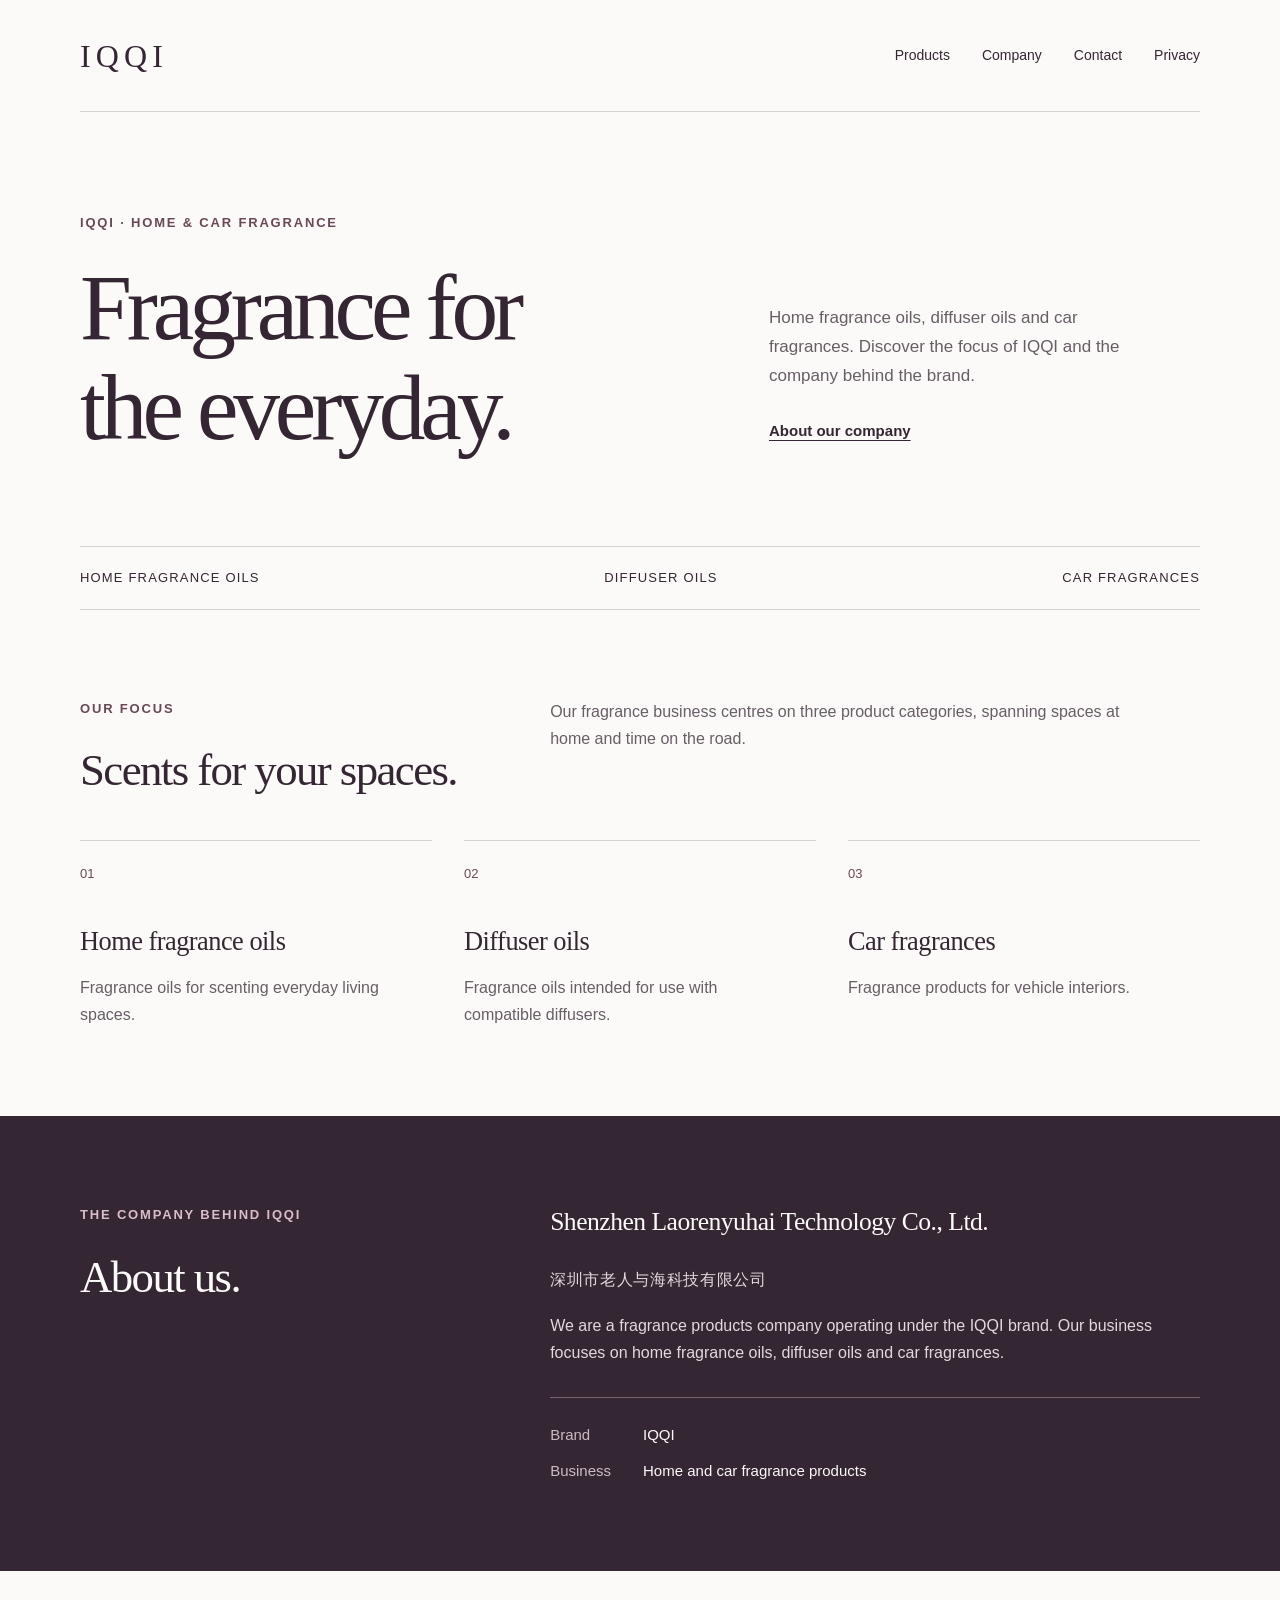
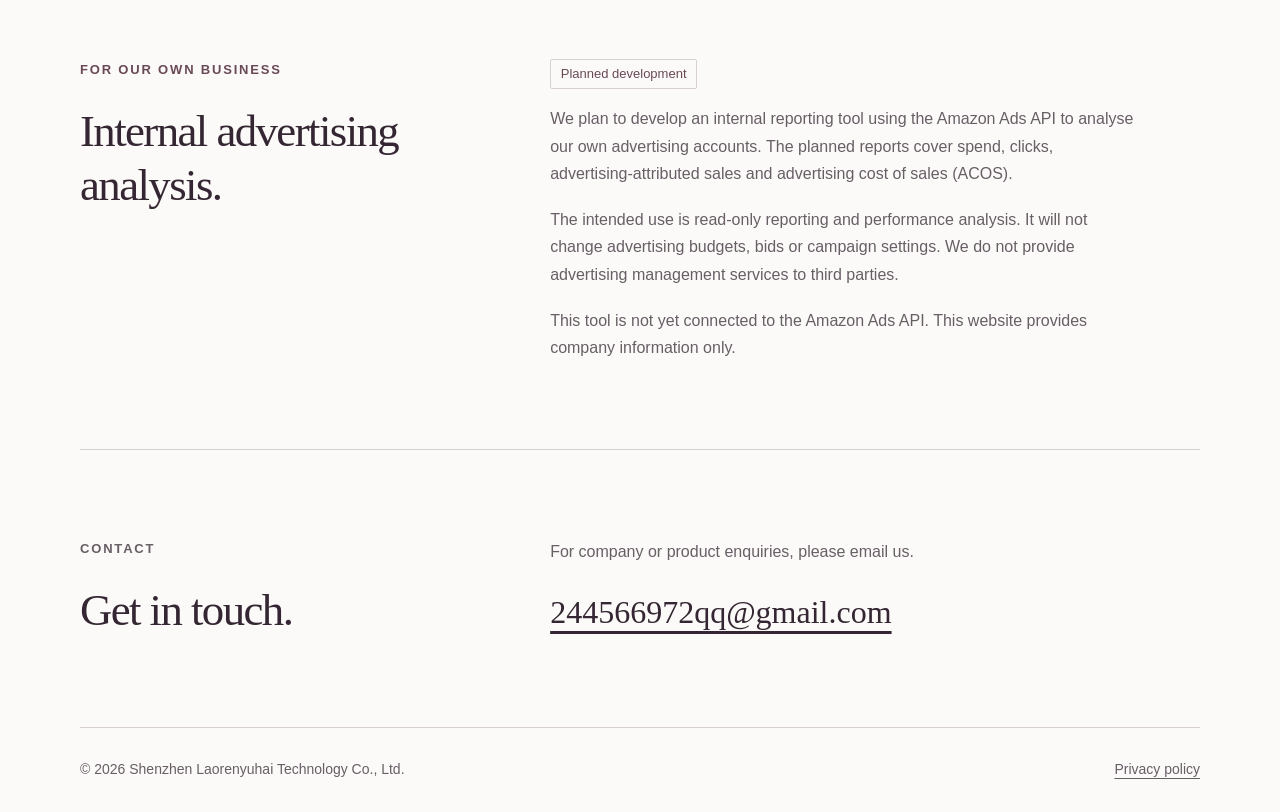
<file: index.html>
<!doctype html>
<html lang="en">
<head>
  <meta charset="utf-8">
  <meta name="viewport" content="width=device-width, initial-scale=1">
  <meta name="description" content="Meet IQQI, the fragrance brand of Shenzhen Laorenyuhai Technology Co., Ltd. Home fragrance oils, diffuser oils and car fragrances.">
  <meta name="theme-color" content="#342632">
  <title>IQQI | Home &amp; Car Fragrance</title>
  <link rel="icon" type="image/svg+xml" href="data:image/svg+xml,%3Csvg xmlns='http://www.w3.org/2000/svg' viewBox='0 0 40 40'%3E%3Crect width='40' height='40' rx='6' fill='%23342632'/%3E%3Ctext x='20' y='29' text-anchor='middle' font-family='Georgia,serif' font-size='29' fill='%23fcfaf8'%3EI%3C/text%3E%3C/svg%3E">
  <link rel="stylesheet" href="./styles.css">
</head>
<body>
  <a class="skip-link" href="#main">Skip to content</a>
  <header class="site-header wrap">
    <a class="wordmark" href="./" aria-label="IQQI home">IQQI</a>
    <nav class="site-nav" aria-label="Main navigation">
      <a href="#products">Products</a>
      <a href="#company">Company</a>
      <a href="#contact">Contact</a>
      <a href="./privacy.html">Privacy</a>
    </nav>
  </header>
  <main id="main">
    <div class="wrap">
      <section class="hero" aria-labelledby="hero-title">
        <div>
          <p class="eyebrow">IQQI · Home &amp; car fragrance</p>
          <h1 id="hero-title">Fragrance for<br>the everyday.</h1>
        </div>
        <div class="hero-intro">
          <p>Home fragrance oils, diffuser oils and car fragrances. Discover the focus of IQQI and the company behind the brand.</p>
          <a class="text-link" href="#company">About our company</a>
        </div>
      </section>
      <div class="category-strip" aria-label="Our product categories">
        <span>Home fragrance oils</span>
        <span>Diffuser oils</span>
        <span>Car fragrances</span>
      </div>
      <section class="section" id="products" aria-labelledby="products-title">
        <div class="section-heading">
          <div><p class="eyebrow">Our focus</p><h2 id="products-title">Scents for your spaces.</h2></div>
          <div class="section-intro"><p>Our fragrance business centres on three product categories, spanning spaces at home and time on the road.</p></div>
        </div>
        <div class="products">
          <article class="product">
            <span class="product-number" aria-hidden="true">01</span>
            <h3>Home fragrance oils</h3>
            <p>Fragrance oils for scenting everyday living spaces.</p>
          </article>
          <article class="product">
            <span class="product-number" aria-hidden="true">02</span>
            <h3>Diffuser oils</h3>
            <p>Fragrance oils intended for use with compatible diffusers.</p>
          </article>
          <article class="product">
            <span class="product-number" aria-hidden="true">03</span>
            <h3>Car fragrances</h3>
            <p>Fragrance products for vehicle interiors.</p>
          </article>
        </div>
      </section>
    </div>
    <section class="section company" id="company" aria-labelledby="company-title">
      <div class="wrap company-layout">
        <div><p class="eyebrow">The company behind IQQI</p><h2 id="company-title">About us.</h2></div>
        <div>
          <h3 class="company-name">Shenzhen Laorenyuhai Technology Co., Ltd.</h3>
          <p class="legal-name" lang="zh-Hans">深圳市老人与海科技有限公司</p>
          <p>We are a fragrance products company operating under the IQQI brand. Our business focuses on home fragrance oils, diffuser oils and car fragrances.</p>
          <dl class="company-details">
            <dt>Brand</dt><dd>IQQI</dd>
            <dt>Business</dt><dd>Home and car fragrance products</dd>
          </dl>
        </div>
      </div>
    </section>
    <div class="wrap">
      <section class="section tools" id="internal-analysis" aria-labelledby="tools-title">
        <div class="section-heading">
          <div><p class="eyebrow">For our own business</p><h2 id="tools-title">Internal advertising analysis.</h2></div>
          <div class="section-intro">
            <span class="status">Planned development</span>
            <p>We plan to develop an internal reporting tool using the Amazon Ads API to analyse our own advertising accounts. The planned reports cover spend, clicks, advertising-attributed sales and advertising cost of sales (ACOS).</p>
            <p>The intended use is read-only reporting and performance analysis. It will not change advertising budgets, bids or campaign settings. We do not provide advertising management services to third parties.</p>
            <p>This tool is not yet connected to the Amazon Ads API. This website provides company information only.</p>
          </div>
        </div>
      </section>
      <section class="section contact" id="contact" aria-labelledby="contact-title">
        <div><p class="eyebrow">Contact</p><h2 id="contact-title">Get in touch.</h2></div>
        <div>
          <p>For company or product enquiries, please email us.</p>
          <a class="email-link" href="mailto:244566972qq@gmail.com">244566972qq@gmail.com</a>
        </div>
      </section>
    </div>
  </main>
  <footer class="site-footer wrap">
    <p>&copy; 2026 Shenzhen Laorenyuhai Technology Co., Ltd.</p>
    <a href="./privacy.html">Privacy policy</a>
  </footer>
</body>
</html>
</file>
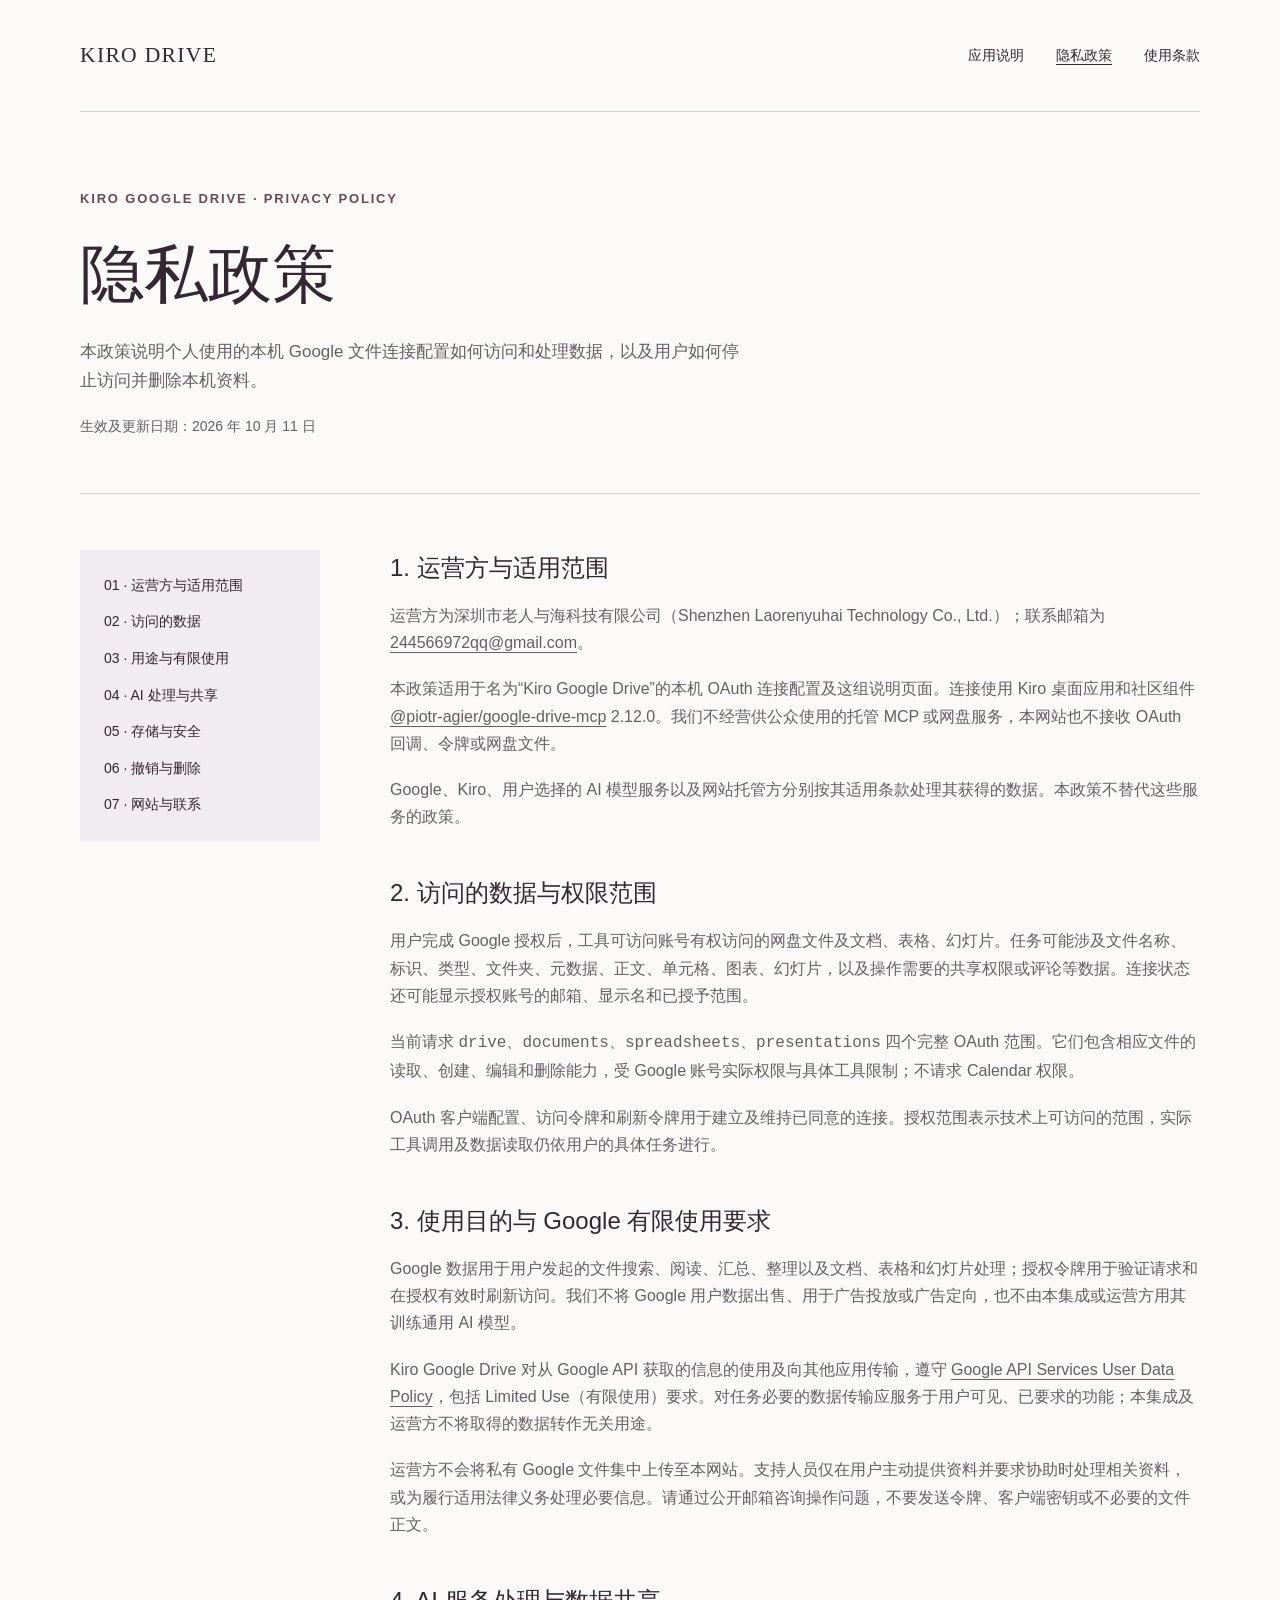
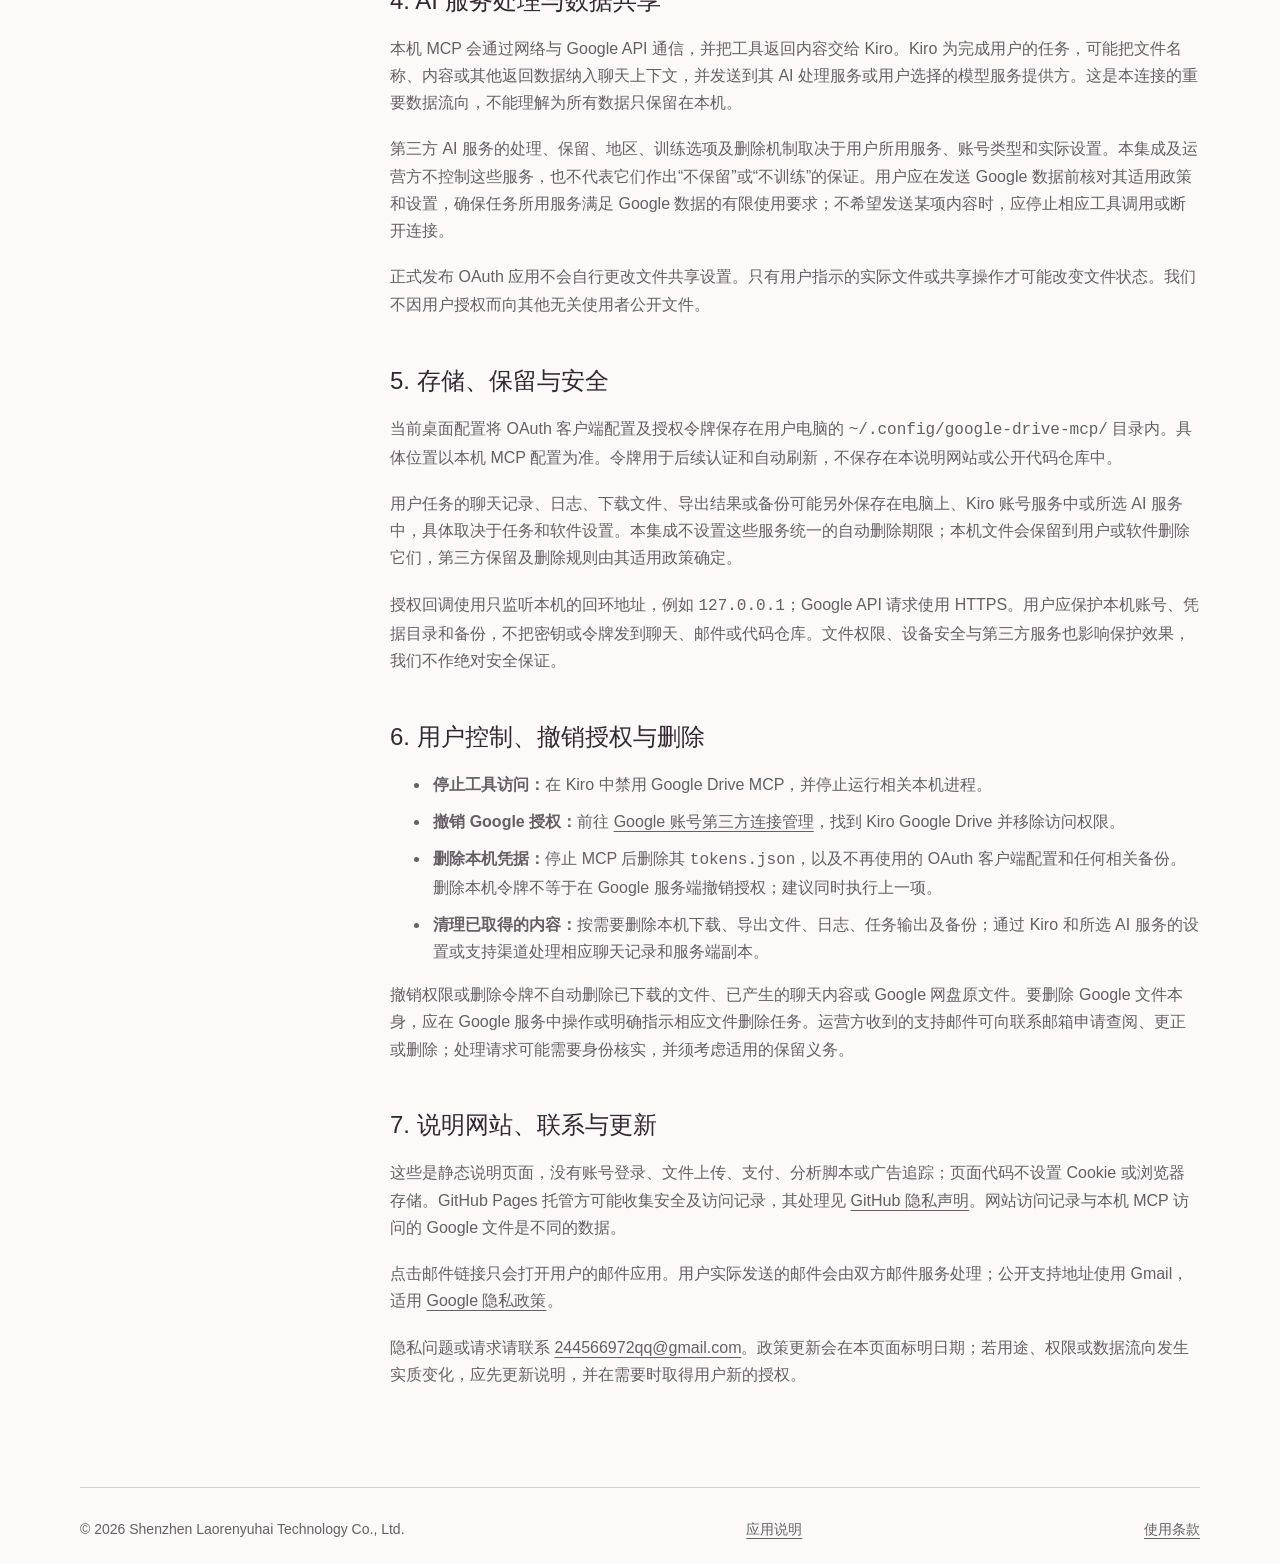
<file: kiro-google-drive-privacy.html>
<!doctype html>
<html lang="zh-Hans">
<head>
  <meta charset="utf-8">
  <meta name="viewport" content="width=device-width, initial-scale=1">
  <meta name="description" content="Kiro Google Drive 的 Google 用户数据访问、用途、本机存储、AI 处理、撤销授权及删除说明。">
  <meta name="theme-color" content="#342632">
  <title>隐私政策 | Kiro Google Drive</title>
  <link rel="stylesheet" href="./styles.css">
  <style>
    body { font-family: Arial, "Microsoft YaHei", sans-serif; }
    h1, h2, h3 { font-family: inherit; letter-spacing: 0; }
    .wordmark { font-size: 1.35rem; letter-spacing: .06em; }
    .privacy-hero h1 { font-size: clamp(2.5rem, 6vw, 4rem); line-height: 1.25; }
    .policy h2 { font-size: 1.5rem; line-height: 1.5; }
    code { overflow-wrap: anywhere; }
  </style>
</head>
<body>
  <a class="skip-link" href="#main">跳转到正文</a>
  <header class="site-header wrap">
    <a class="wordmark" href="./kiro-google-drive.html" aria-label="Kiro Google Drive 应用首页">KIRO DRIVE</a>
    <nav class="site-nav" aria-label="应用导航">
      <a href="./kiro-google-drive.html">应用说明</a>
      <a href="./kiro-google-drive-privacy.html" aria-current="page">隐私政策</a>
      <a href="./kiro-google-drive-terms.html">使用条款</a>
    </nav>
  </header>
  <main id="main" class="wrap">
    <header class="privacy-hero">
      <p class="eyebrow">Kiro Google Drive · Privacy policy</p>
      <h1>隐私政策</h1>
      <p class="intro">本政策说明个人使用的本机 Google 文件连接配置如何访问和处理数据，以及用户如何停止访问并删除本机资料。</p>
      <p class="last-updated">生效及更新日期：<time datetime="2026-10-11">2026 年 10 月 11 日</time></p>
    </header>
    <div class="privacy-layout">
      <nav class="privacy-toc" aria-label="隐私政策目录">
        <a href="#scope">01 · 运营方与适用范围</a>
        <a href="#access">02 · 访问的数据</a>
        <a href="#use">03 · 用途与有限使用</a>
        <a href="#sharing">04 · AI 处理与共享</a>
        <a href="#storage">05 · 存储与安全</a>
        <a href="#controls">06 · 撤销与删除</a>
        <a href="#website">07 · 网站与联系</a>
      </nav>
      <div class="policy">
        <section id="scope">
          <h2>1. 运营方与适用范围</h2>
          <p>运营方为深圳市老人与海科技有限公司（Shenzhen Laorenyuhai Technology Co., Ltd.）；联系邮箱为 <a href="mailto:244566972qq@gmail.com">244566972qq@gmail.com</a>。</p>
          <p>本政策适用于名为“Kiro Google Drive”的本机 OAuth 连接配置及这组说明页面。连接使用 Kiro 桌面应用和社区组件 <a href="https://github.com/piotr-agier/google-drive-mcp">@piotr-agier/google-drive-mcp</a> 2.12.0。我们不经营供公众使用的托管 MCP 或网盘服务，本网站也不接收 OAuth 回调、令牌或网盘文件。</p>
          <p>Google、Kiro、用户选择的 AI 模型服务以及网站托管方分别按其适用条款处理其获得的数据。本政策不替代这些服务的政策。</p>
        </section>
        <section id="access">
          <h2>2. 访问的数据与权限范围</h2>
          <p>用户完成 Google 授权后，工具可访问账号有权访问的网盘文件及文档、表格、幻灯片。任务可能涉及文件名称、标识、类型、文件夹、元数据、正文、单元格、图表、幻灯片，以及操作需要的共享权限或评论等数据。连接状态还可能显示授权账号的邮箱、显示名和已授予范围。</p>
          <p>当前请求 <code>drive</code>、<code>documents</code>、<code>spreadsheets</code>、<code>presentations</code> 四个完整 OAuth 范围。它们包含相应文件的读取、创建、编辑和删除能力，受 Google 账号实际权限与具体工具限制；不请求 Calendar 权限。</p>
          <p>OAuth 客户端配置、访问令牌和刷新令牌用于建立及维持已同意的连接。授权范围表示技术上可访问的范围，实际工具调用及数据读取仍依用户的具体任务进行。</p>
        </section>
        <section id="use">
          <h2>3. 使用目的与 Google 有限使用要求</h2>
          <p>Google 数据用于用户发起的文件搜索、阅读、汇总、整理以及文档、表格和幻灯片处理；授权令牌用于验证请求和在授权有效时刷新访问。我们不将 Google 用户数据出售、用于广告投放或广告定向，也不由本集成或运营方用其训练通用 AI 模型。</p>
          <p>Kiro Google Drive 对从 Google API 获取的信息的使用及向其他应用传输，遵守 <a href="https://developers.google.com/terms/api-services-user-data-policy">Google API Services User Data Policy</a>，包括 Limited Use（有限使用）要求。对任务必要的数据传输应服务于用户可见、已要求的功能；本集成及运营方不将取得的数据转作无关用途。</p>
          <p>运营方不会将私有 Google 文件集中上传至本网站。支持人员仅在用户主动提供资料并要求协助时处理相关资料，或为履行适用法律义务处理必要信息。请通过公开邮箱咨询操作问题，不要发送令牌、客户端密钥或不必要的文件正文。</p>
        </section>
        <section id="sharing">
          <h2>4. AI 服务处理与数据共享</h2>
          <p>本机 MCP 会通过网络与 Google API 通信，并把工具返回内容交给 Kiro。Kiro 为完成用户的任务，可能把文件名称、内容或其他返回数据纳入聊天上下文，并发送到其 AI 处理服务或用户选择的模型服务提供方。这是本连接的重要数据流向，不能理解为所有数据只保留在本机。</p>
          <p>第三方 AI 服务的处理、保留、地区、训练选项及删除机制取决于用户所用服务、账号类型和实际设置。本集成及运营方不控制这些服务，也不代表它们作出“不保留”或“不训练”的保证。用户应在发送 Google 数据前核对其适用政策和设置，确保任务所用服务满足 Google 数据的有限使用要求；不希望发送某项内容时，应停止相应工具调用或断开连接。</p>
          <p>正式发布 OAuth 应用不会自行更改文件共享设置。只有用户指示的实际文件或共享操作才可能改变文件状态。我们不因用户授权而向其他无关使用者公开文件。</p>
        </section>
        <section id="storage">
          <h2>5. 存储、保留与安全</h2>
          <p>当前桌面配置将 OAuth 客户端配置及授权令牌保存在用户电脑的 <code>~/.config/google-drive-mcp/</code> 目录内。具体位置以本机 MCP 配置为准。令牌用于后续认证和自动刷新，不保存在本说明网站或公开代码仓库中。</p>
          <p>用户任务的聊天记录、日志、下载文件、导出结果或备份可能另外保存在电脑上、Kiro 账号服务中或所选 AI 服务中，具体取决于任务和软件设置。本集成不设置这些服务统一的自动删除期限；本机文件会保留到用户或软件删除它们，第三方保留及删除规则由其适用政策确定。</p>
          <p>授权回调使用只监听本机的回环地址，例如 <code>127.0.0.1</code>；Google API 请求使用 HTTPS。用户应保护本机账号、凭据目录和备份，不把密钥或令牌发到聊天、邮件或代码仓库。文件权限、设备安全与第三方服务也影响保护效果，我们不作绝对安全保证。</p>
        </section>
        <section id="controls">
          <h2>6. 用户控制、撤销授权与删除</h2>
          <ul>
            <li><strong>停止工具访问：</strong>在 Kiro 中禁用 Google Drive MCP，并停止运行相关本机进程。</li>
            <li><strong>撤销 Google 授权：</strong>前往 <a href="https://myaccount.google.com/connections">Google 账号第三方连接管理</a>，找到 Kiro Google Drive 并移除访问权限。</li>
            <li><strong>删除本机凭据：</strong>停止 MCP 后删除其 <code>tokens.json</code>，以及不再使用的 OAuth 客户端配置和任何相关备份。删除本机令牌不等于在 Google 服务端撤销授权；建议同时执行上一项。</li>
            <li><strong>清理已取得的内容：</strong>按需要删除本机下载、导出文件、日志、任务输出及备份；通过 Kiro 和所选 AI 服务的设置或支持渠道处理相应聊天记录和服务端副本。</li>
          </ul>
          <p>撤销权限或删除令牌不自动删除已下载的文件、已产生的聊天内容或 Google 网盘原文件。要删除 Google 文件本身，应在 Google 服务中操作或明确指示相应文件删除任务。运营方收到的支持邮件可向联系邮箱申请查阅、更正或删除；处理请求可能需要身份核实，并须考虑适用的保留义务。</p>
        </section>
        <section id="website">
          <h2>7. 说明网站、联系与更新</h2>
          <p>这些是静态说明页面，没有账号登录、文件上传、支付、分析脚本或广告追踪；页面代码不设置 Cookie 或浏览器存储。GitHub Pages 托管方可能收集安全及访问记录，其处理见 <a href="https://docs.github.com/en/site-policy/privacy-policies/github-general-privacy-statement">GitHub 隐私声明</a>。网站访问记录与本机 MCP 访问的 Google 文件是不同的数据。</p>
          <p>点击邮件链接只会打开用户的邮件应用。用户实际发送的邮件会由双方邮件服务处理；公开支持地址使用 Gmail，适用 <a href="https://policies.google.com/privacy">Google 隐私政策</a>。</p>
          <p>隐私问题或请求请联系 <a href="mailto:244566972qq@gmail.com">244566972qq@gmail.com</a>。政策更新会在本页面标明日期；若用途、权限或数据流向发生实质变化，应先更新说明，并在需要时取得用户新的授权。</p>
        </section>
      </div>
    </div>
  </main>
  <footer class="site-footer wrap">
    <p>&copy; 2026 Shenzhen Laorenyuhai Technology Co., Ltd.</p>
    <a href="./kiro-google-drive.html">应用说明</a>
    <a href="./kiro-google-drive-terms.html">使用条款</a>
  </footer>
</body>
</html>
</file>
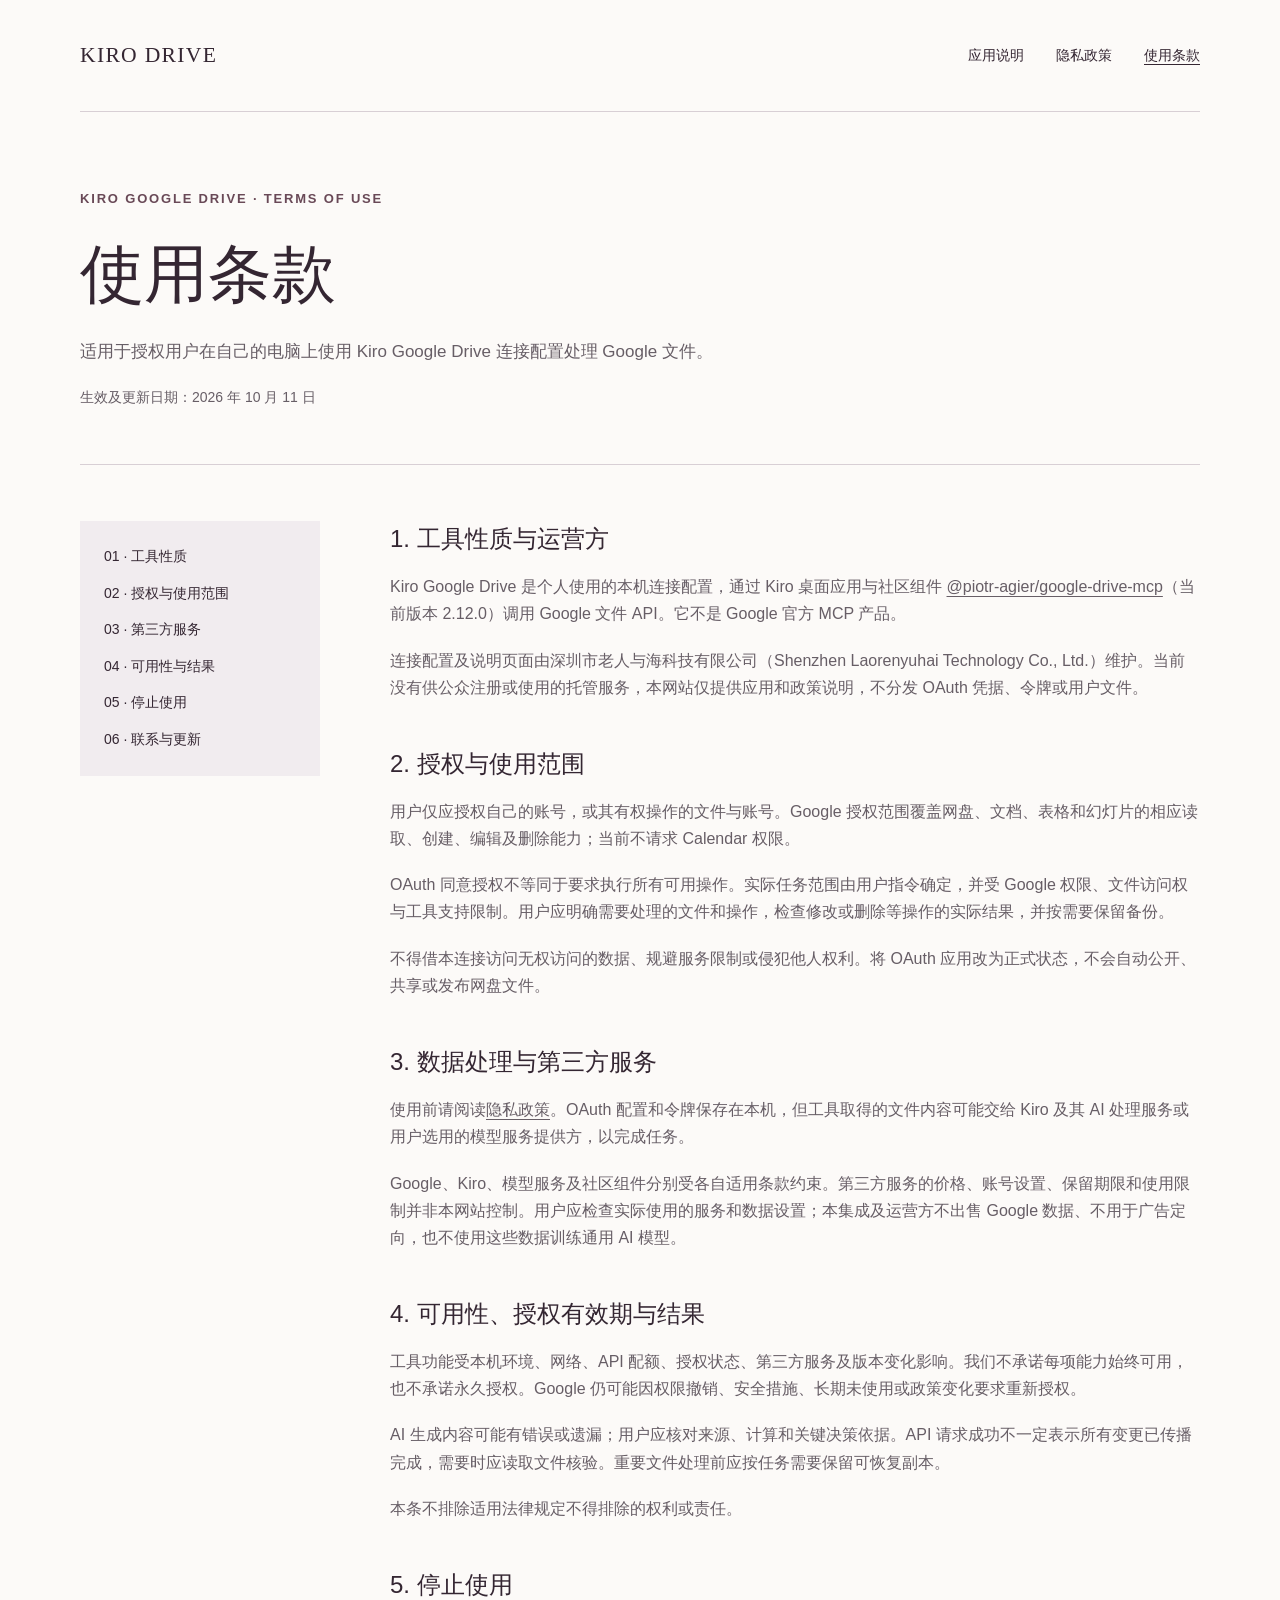
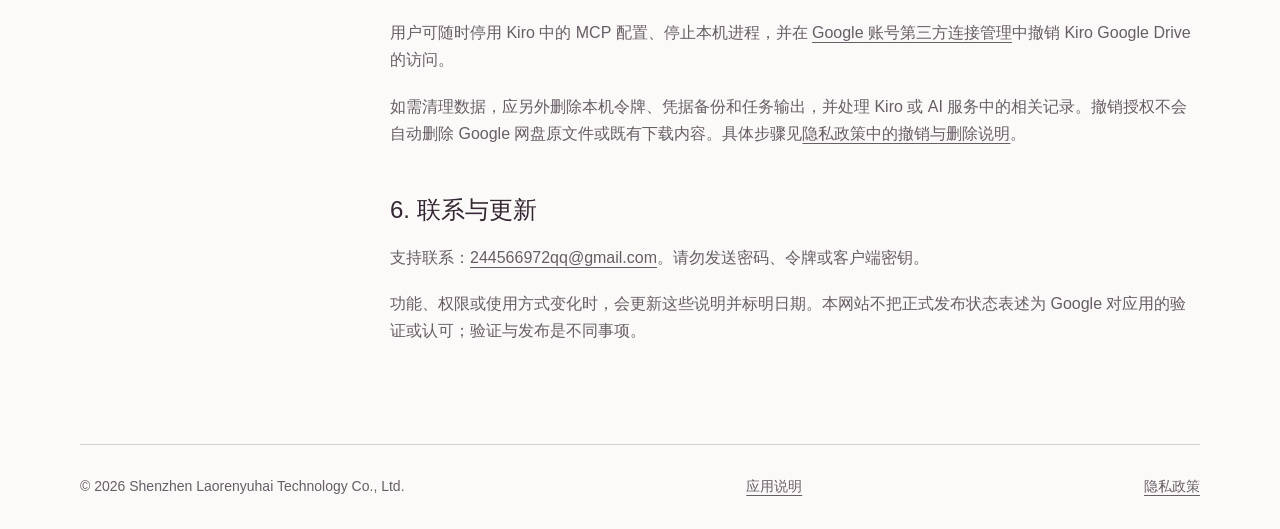
<file: kiro-google-drive-terms.html>
<!doctype html>
<html lang="zh-Hans">
<head>
  <meta charset="utf-8">
  <meta name="viewport" content="width=device-width, initial-scale=1">
  <meta name="description" content="Kiro Google Drive 个人使用连接的任务范围、授权控制、第三方服务、功能限制与联系方式。">
  <meta name="theme-color" content="#342632">
  <title>使用条款 | Kiro Google Drive</title>
  <link rel="stylesheet" href="./styles.css">
  <style>
    body { font-family: Arial, "Microsoft YaHei", sans-serif; }
    h1, h2, h3 { font-family: inherit; letter-spacing: 0; }
    .wordmark { font-size: 1.35rem; letter-spacing: .06em; }
    .privacy-hero h1 { font-size: clamp(2.5rem, 6vw, 4rem); line-height: 1.25; }
    .policy h2 { font-size: 1.5rem; line-height: 1.5; }
    code { overflow-wrap: anywhere; }
  </style>
</head>
<body>
  <a class="skip-link" href="#main">跳转到正文</a>
  <header class="site-header wrap">
    <a class="wordmark" href="./kiro-google-drive.html" aria-label="Kiro Google Drive 应用首页">KIRO DRIVE</a>
    <nav class="site-nav" aria-label="应用导航">
      <a href="./kiro-google-drive.html">应用说明</a>
      <a href="./kiro-google-drive-privacy.html">隐私政策</a>
      <a href="./kiro-google-drive-terms.html" aria-current="page">使用条款</a>
    </nav>
  </header>
  <main id="main" class="wrap">
    <header class="privacy-hero">
      <p class="eyebrow">Kiro Google Drive · Terms of use</p>
      <h1>使用条款</h1>
      <p class="intro">适用于授权用户在自己的电脑上使用 Kiro Google Drive 连接配置处理 Google 文件。</p>
      <p class="last-updated">生效及更新日期：<time datetime="2026-10-11">2026 年 10 月 11 日</time></p>
    </header>
    <div class="privacy-layout">
      <nav class="privacy-toc" aria-label="使用条款目录">
        <a href="#service">01 · 工具性质</a>
        <a href="#authorized-use">02 · 授权与使用范围</a>
        <a href="#third-parties">03 · 第三方服务</a>
        <a href="#availability">04 · 可用性与结果</a>
        <a href="#stop">05 · 停止使用</a>
        <a href="#contact">06 · 联系与更新</a>
      </nav>
      <div class="policy">
        <section id="service">
          <h2>1. 工具性质与运营方</h2>
          <p>Kiro Google Drive 是个人使用的本机连接配置，通过 Kiro 桌面应用与社区组件 <a href="https://github.com/piotr-agier/google-drive-mcp">@piotr-agier/google-drive-mcp</a>（当前版本 2.12.0）调用 Google 文件 API。它不是 Google 官方 MCP 产品。</p>
          <p>连接配置及说明页面由深圳市老人与海科技有限公司（Shenzhen Laorenyuhai Technology Co., Ltd.）维护。当前没有供公众注册或使用的托管服务，本网站仅提供应用和政策说明，不分发 OAuth 凭据、令牌或用户文件。</p>
        </section>
        <section id="authorized-use">
          <h2>2. 授权与使用范围</h2>
          <p>用户仅应授权自己的账号，或其有权操作的文件与账号。Google 授权范围覆盖网盘、文档、表格和幻灯片的相应读取、创建、编辑及删除能力；当前不请求 Calendar 权限。</p>
          <p>OAuth 同意授权不等同于要求执行所有可用操作。实际任务范围由用户指令确定，并受 Google 权限、文件访问权与工具支持限制。用户应明确需要处理的文件和操作，检查修改或删除等操作的实际结果，并按需要保留备份。</p>
          <p>不得借本连接访问无权访问的数据、规避服务限制或侵犯他人权利。将 OAuth 应用改为正式状态，不会自动公开、共享或发布网盘文件。</p>
        </section>
        <section id="third-parties">
          <h2>3. 数据处理与第三方服务</h2>
          <p>使用前请阅读<a href="./kiro-google-drive-privacy.html">隐私政策</a>。OAuth 配置和令牌保存在本机，但工具取得的文件内容可能交给 Kiro 及其 AI 处理服务或用户选用的模型服务提供方，以完成任务。</p>
          <p>Google、Kiro、模型服务及社区组件分别受各自适用条款约束。第三方服务的价格、账号设置、保留期限和使用限制并非本网站控制。用户应检查实际使用的服务和数据设置；本集成及运营方不出售 Google 数据、不用于广告定向，也不使用这些数据训练通用 AI 模型。</p>
        </section>
        <section id="availability">
          <h2>4. 可用性、授权有效期与结果</h2>
          <p>工具功能受本机环境、网络、API 配额、授权状态、第三方服务及版本变化影响。我们不承诺每项能力始终可用，也不承诺永久授权。Google 仍可能因权限撤销、安全措施、长期未使用或政策变化要求重新授权。</p>
          <p>AI 生成内容可能有错误或遗漏；用户应核对来源、计算和关键决策依据。API 请求成功不一定表示所有变更已传播完成，需要时应读取文件核验。重要文件处理前应按任务需要保留可恢复副本。</p>
          <p>本条不排除适用法律规定不得排除的权利或责任。</p>
        </section>
        <section id="stop">
          <h2>5. 停止使用</h2>
          <p>用户可随时停用 Kiro 中的 MCP 配置、停止本机进程，并在 <a href="https://myaccount.google.com/connections">Google 账号第三方连接管理</a>中撤销 Kiro Google Drive 的访问。</p>
          <p>如需清理数据，应另外删除本机令牌、凭据备份和任务输出，并处理 Kiro 或 AI 服务中的相关记录。撤销授权不会自动删除 Google 网盘原文件或既有下载内容。具体步骤见<a href="./kiro-google-drive-privacy.html#controls">隐私政策中的撤销与删除说明</a>。</p>
        </section>
        <section id="contact">
          <h2>6. 联系与更新</h2>
          <p>支持联系：<a href="mailto:244566972qq@gmail.com">244566972qq@gmail.com</a>。请勿发送密码、令牌或客户端密钥。</p>
          <p>功能、权限或使用方式变化时，会更新这些说明并标明日期。本网站不把正式发布状态表述为 Google 对应用的验证或认可；验证与发布是不同事项。</p>
        </section>
      </div>
    </div>
  </main>
  <footer class="site-footer wrap">
    <p>&copy; 2026 Shenzhen Laorenyuhai Technology Co., Ltd.</p>
    <a href="./kiro-google-drive.html">应用说明</a>
    <a href="./kiro-google-drive-privacy.html">隐私政策</a>
  </footer>
</body>
</html>
</file>
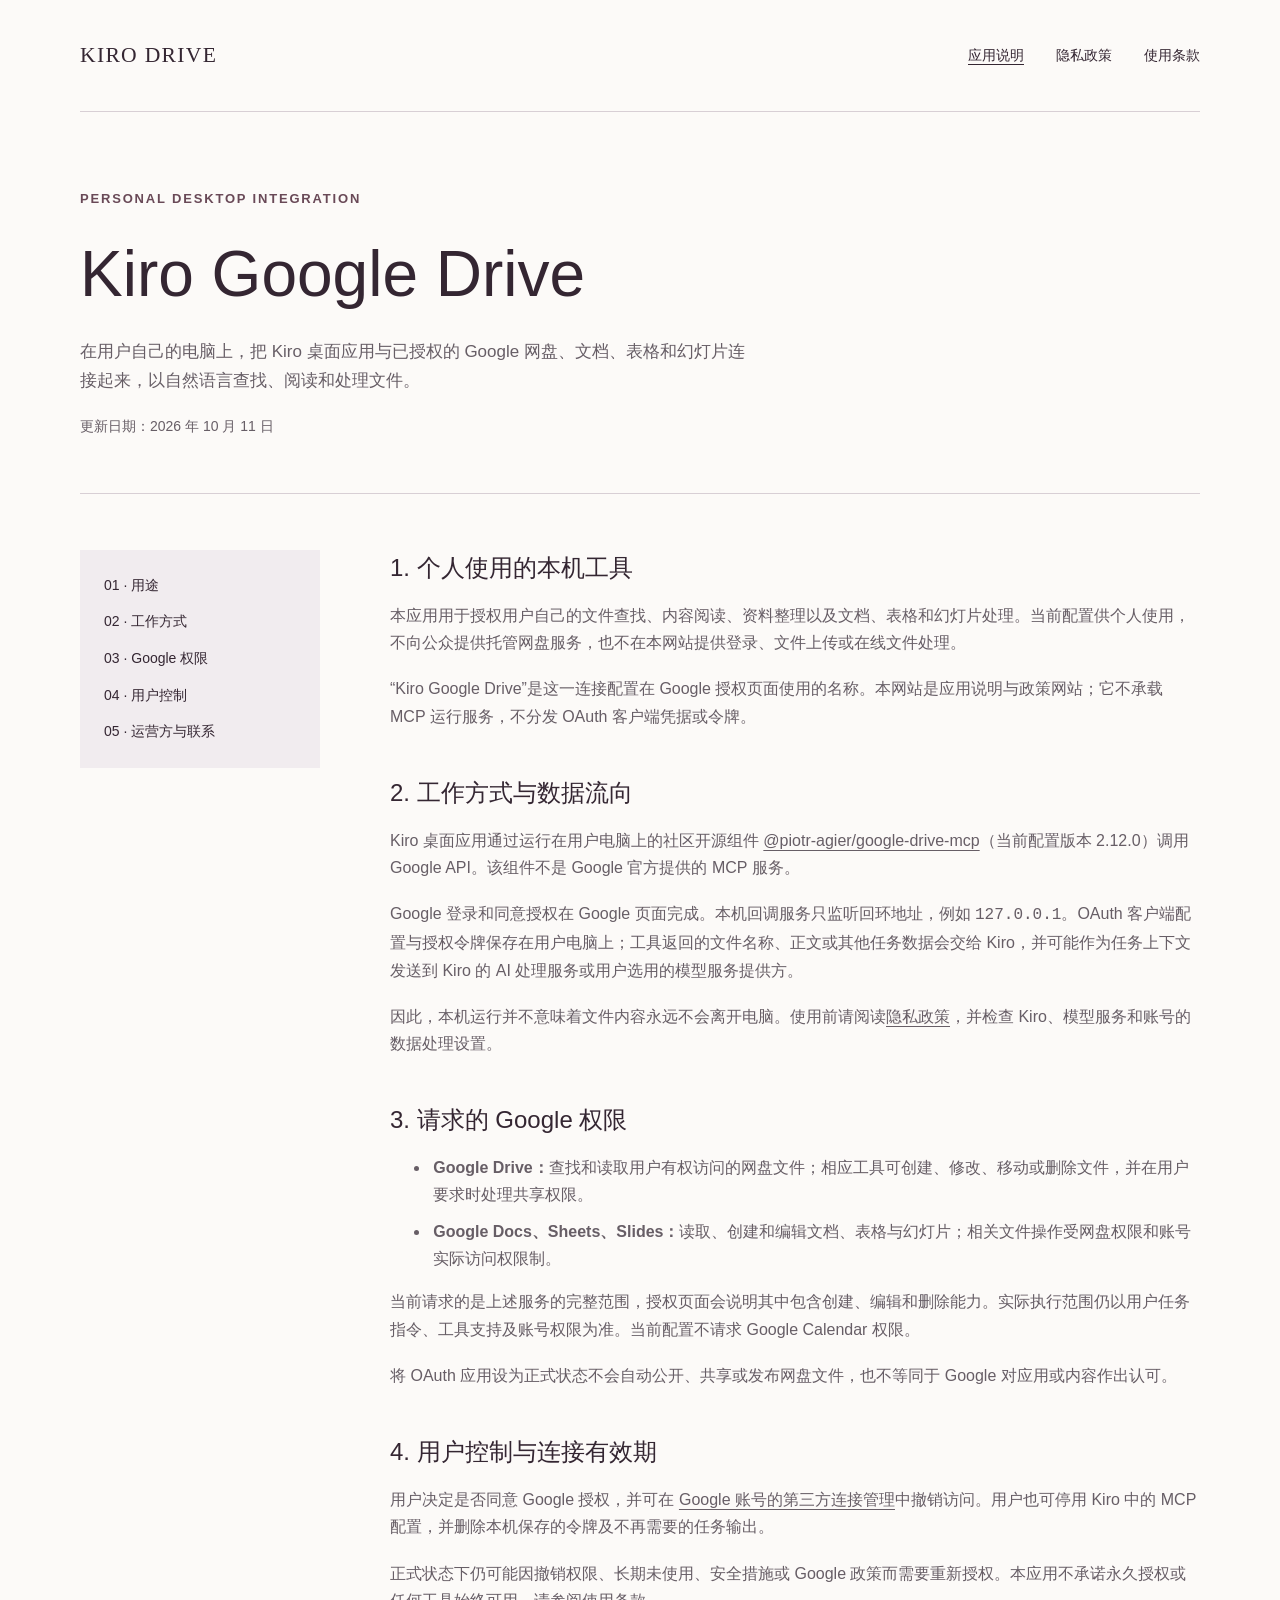
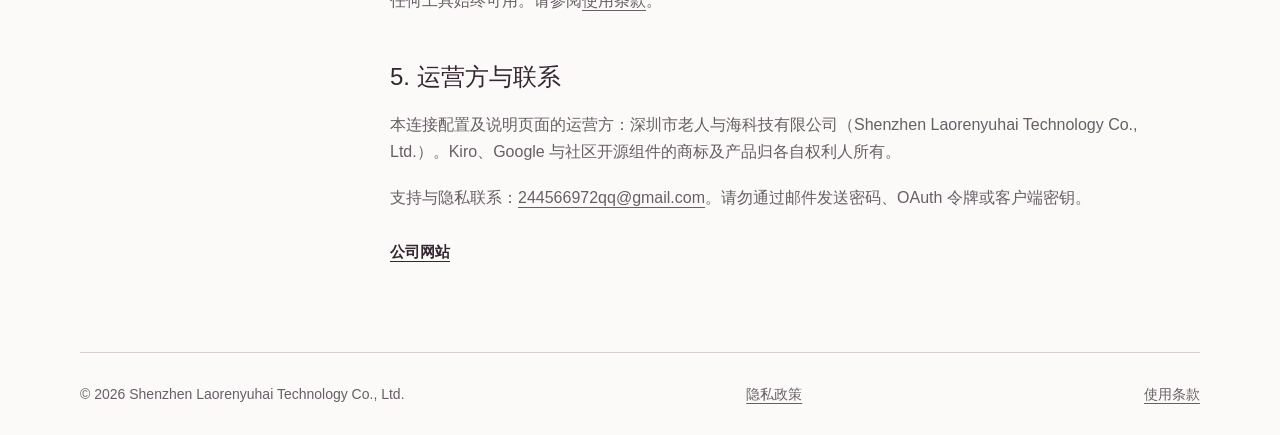
<file: kiro-google-drive.html>
<!doctype html>
<html lang="zh-Hans">
<head>
  <meta charset="utf-8">
  <meta name="viewport" content="width=device-width, initial-scale=1">
  <meta name="description" content="Kiro Google Drive：个人使用的本机 Google 网盘、文档、表格和幻灯片连接工具。">
  <meta name="theme-color" content="#342632">
  <title>Kiro Google Drive | 应用说明</title>
  <link rel="stylesheet" href="./styles.css">
  <style>
    body { font-family: Arial, "Microsoft YaHei", sans-serif; }
    h1, h2, h3 { font-family: inherit; letter-spacing: 0; }
    .wordmark { font-size: 1.35rem; letter-spacing: .06em; }
    .privacy-hero h1 { font-size: clamp(2.5rem, 6vw, 4rem); line-height: 1.25; }
    .policy h2 { font-size: 1.5rem; line-height: 1.5; }
    code { overflow-wrap: anywhere; }
  </style>
</head>
<body>
  <a class="skip-link" href="#main">跳转到正文</a>
  <header class="site-header wrap">
    <a class="wordmark" href="./kiro-google-drive.html" aria-label="Kiro Google Drive 应用首页">KIRO DRIVE</a>
    <nav class="site-nav" aria-label="应用导航">
      <a href="./kiro-google-drive.html" aria-current="page">应用说明</a>
      <a href="./kiro-google-drive-privacy.html">隐私政策</a>
      <a href="./kiro-google-drive-terms.html">使用条款</a>
    </nav>
  </header>
  <main id="main" class="wrap">
    <header class="privacy-hero">
      <p class="eyebrow">Personal desktop integration</p>
      <h1>Kiro Google Drive</h1>
      <p class="intro">在用户自己的电脑上，把 Kiro 桌面应用与已授权的 Google 网盘、文档、表格和幻灯片连接起来，以自然语言查找、阅读和处理文件。</p>
      <p class="last-updated">更新日期：<time datetime="2026-10-11">2026 年 10 月 11 日</time></p>
    </header>
    <div class="privacy-layout">
      <nav class="privacy-toc" aria-label="应用说明目录">
        <a href="#purpose">01 · 用途</a>
        <a href="#how-it-works">02 · 工作方式</a>
        <a href="#permissions">03 · Google 权限</a>
        <a href="#control">04 · 用户控制</a>
        <a href="#operator">05 · 运营方与联系</a>
      </nav>
      <div class="policy">
        <section id="purpose">
          <h2>1. 个人使用的本机工具</h2>
          <p>本应用用于授权用户自己的文件查找、内容阅读、资料整理以及文档、表格和幻灯片处理。当前配置供个人使用，不向公众提供托管网盘服务，也不在本网站提供登录、文件上传或在线文件处理。</p>
          <p>“Kiro Google Drive”是这一连接配置在 Google 授权页面使用的名称。本网站是应用说明与政策网站；它不承载 MCP 运行服务，不分发 OAuth 客户端凭据或令牌。</p>
        </section>
        <section id="how-it-works">
          <h2>2. 工作方式与数据流向</h2>
          <p>Kiro 桌面应用通过运行在用户电脑上的社区开源组件 <a href="https://github.com/piotr-agier/google-drive-mcp">@piotr-agier/google-drive-mcp</a>（当前配置版本 2.12.0）调用 Google API。该组件不是 Google 官方提供的 MCP 服务。</p>
          <p>Google 登录和同意授权在 Google 页面完成。本机回调服务只监听回环地址，例如 <code>127.0.0.1</code>。OAuth 客户端配置与授权令牌保存在用户电脑上；工具返回的文件名称、正文或其他任务数据会交给 Kiro，并可能作为任务上下文发送到 Kiro 的 AI 处理服务或用户选用的模型服务提供方。</p>
          <p>因此，本机运行并不意味着文件内容永远不会离开电脑。使用前请阅读<a href="./kiro-google-drive-privacy.html">隐私政策</a>，并检查 Kiro、模型服务和账号的数据处理设置。</p>
        </section>
        <section id="permissions">
          <h2>3. 请求的 Google 权限</h2>
          <ul>
            <li><strong>Google Drive：</strong>查找和读取用户有权访问的网盘文件；相应工具可创建、修改、移动或删除文件，并在用户要求时处理共享权限。</li>
            <li><strong>Google Docs、Sheets、Slides：</strong>读取、创建和编辑文档、表格与幻灯片；相关文件操作受网盘权限和账号实际访问权限制。</li>
          </ul>
          <p>当前请求的是上述服务的完整范围，授权页面会说明其中包含创建、编辑和删除能力。实际执行范围仍以用户任务指令、工具支持及账号权限为准。当前配置不请求 Google Calendar 权限。</p>
          <p>将 OAuth 应用设为正式状态不会自动公开、共享或发布网盘文件，也不等同于 Google 对应用或内容作出认可。</p>
        </section>
        <section id="control">
          <h2>4. 用户控制与连接有效期</h2>
          <p>用户决定是否同意 Google 授权，并可在 <a href="https://myaccount.google.com/connections">Google 账号的第三方连接管理</a>中撤销访问。用户也可停用 Kiro 中的 MCP 配置，并删除本机保存的令牌及不再需要的任务输出。</p>
          <p>正式状态下仍可能因撤销权限、长期未使用、安全措施或 Google 政策而需要重新授权。本应用不承诺永久授权或任何工具始终可用。请参阅<a href="./kiro-google-drive-terms.html">使用条款</a>。</p>
        </section>
        <section id="operator">
          <h2>5. 运营方与联系</h2>
          <p>本连接配置及说明页面的运营方：深圳市老人与海科技有限公司（Shenzhen Laorenyuhai Technology Co., Ltd.）。Kiro、Google 与社区开源组件的商标及产品归各自权利人所有。</p>
          <p>支持与隐私联系：<a href="mailto:244566972qq@gmail.com">244566972qq@gmail.com</a>。请勿通过邮件发送密码、OAuth 令牌或客户端密钥。</p>
          <a class="text-link" href="./">公司网站</a>
        </section>
      </div>
    </div>
  </main>
  <footer class="site-footer wrap">
    <p>&copy; 2026 Shenzhen Laorenyuhai Technology Co., Ltd.</p>
    <a href="./kiro-google-drive-privacy.html">隐私政策</a>
    <a href="./kiro-google-drive-terms.html">使用条款</a>
  </footer>
</body>
</html>
</file>
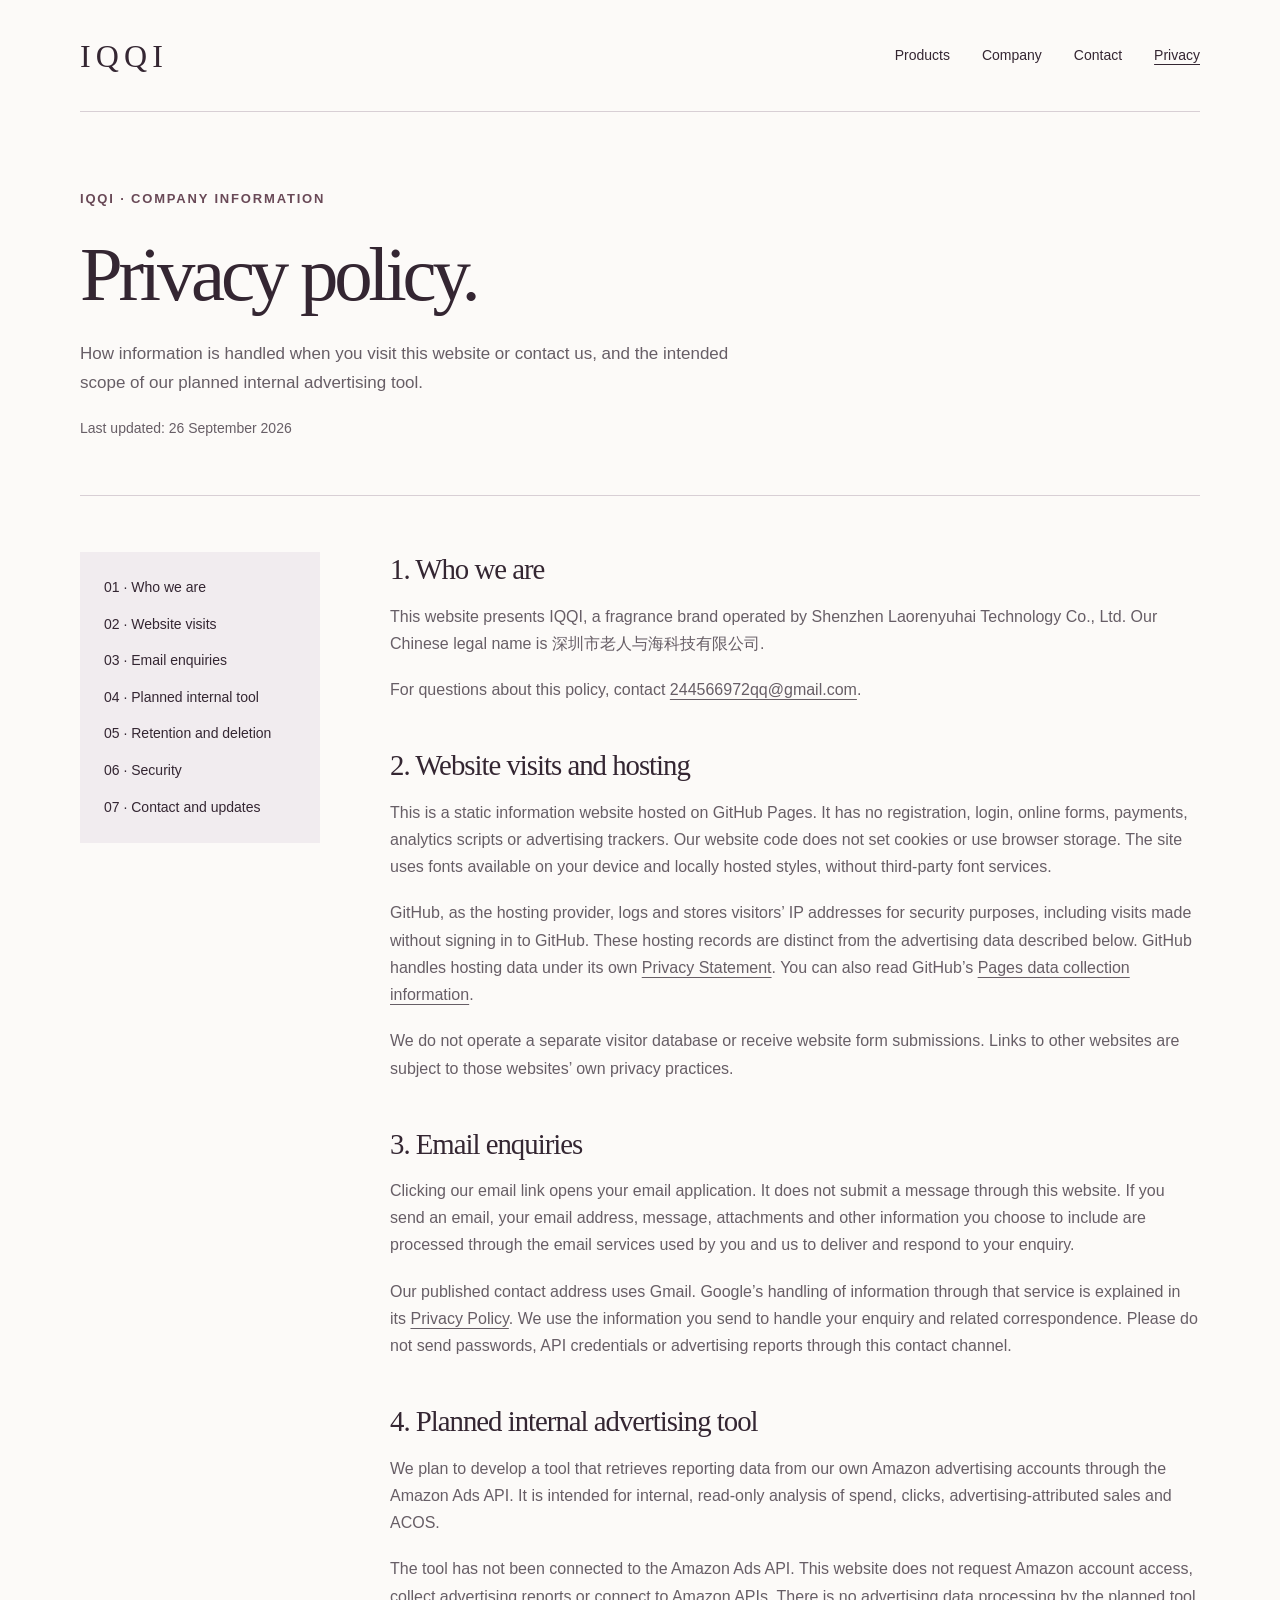
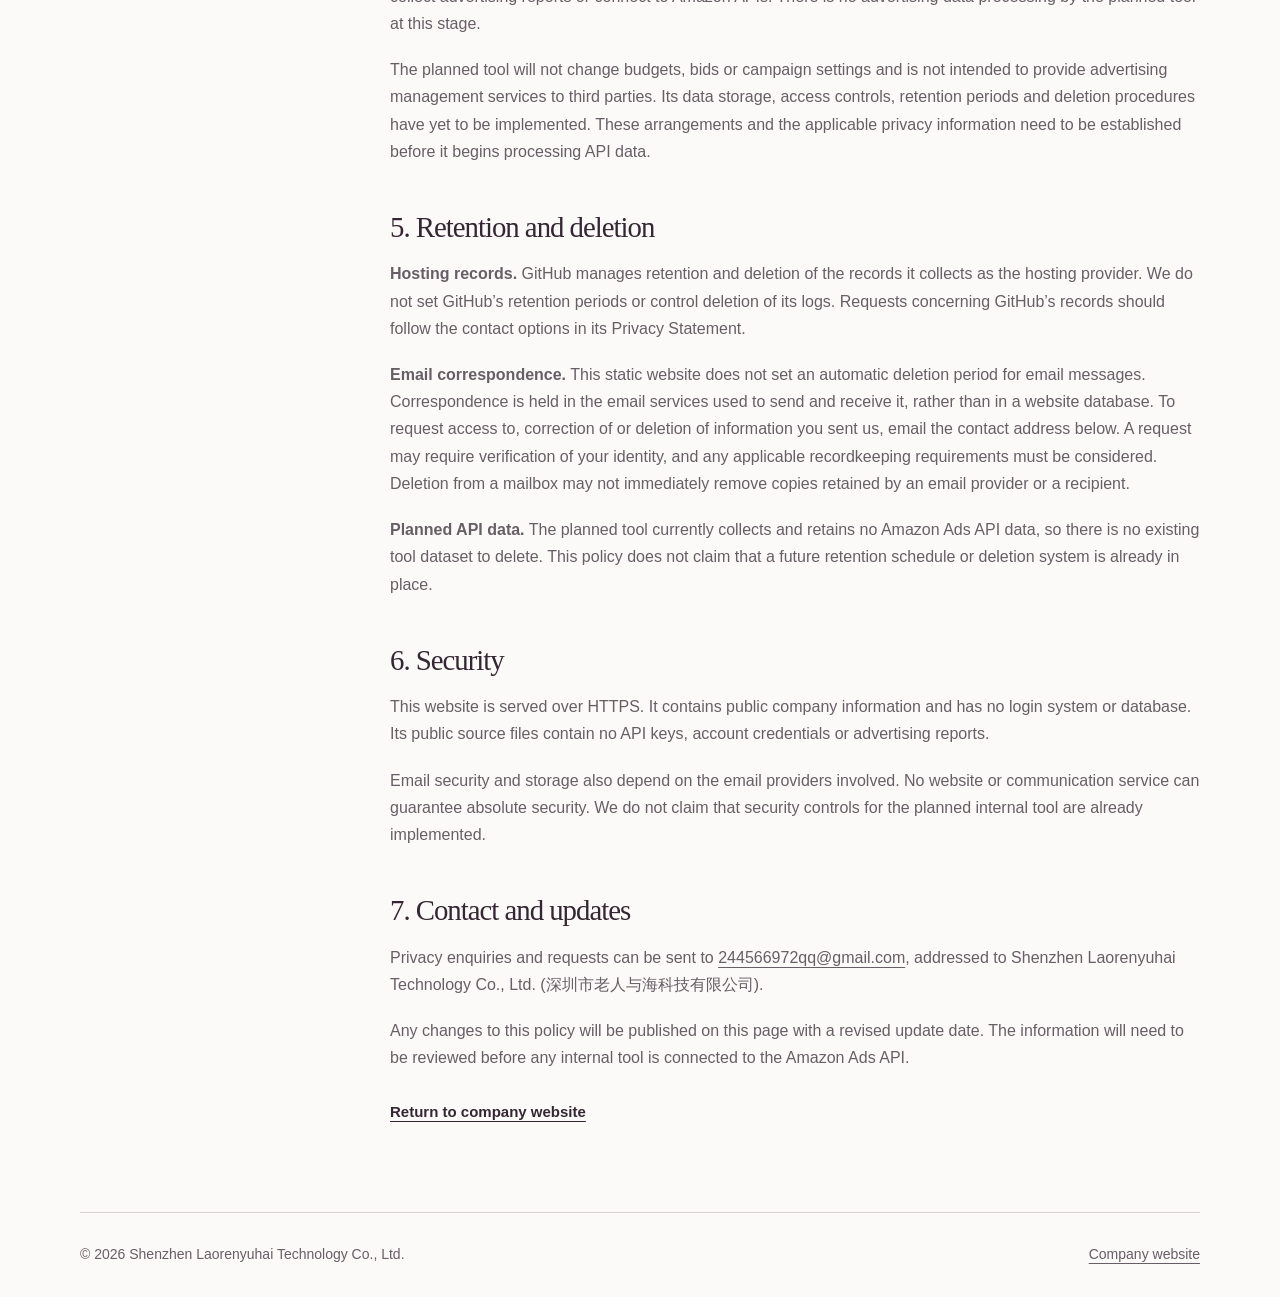
<file: privacy.html>
<!doctype html>
<html lang="en">
<head>
  <meta charset="utf-8">
  <meta name="viewport" content="width=device-width, initial-scale=1">
  <meta name="description" content="Privacy information for the IQQI company website: website hosting, email enquiries and our planned internal advertising reporting tool.">
  <meta name="theme-color" content="#342632">
  <title>Privacy Policy | IQQI</title>
  <link rel="icon" type="image/svg+xml" href="data:image/svg+xml,%3Csvg xmlns='http://www.w3.org/2000/svg' viewBox='0 0 40 40'%3E%3Crect width='40' height='40' rx='6' fill='%23342632'/%3E%3Ctext x='20' y='29' text-anchor='middle' font-family='Georgia,serif' font-size='29' fill='%23fcfaf8'%3EI%3C/text%3E%3C/svg%3E">
  <link rel="stylesheet" href="./styles.css">
</head>
<body>
  <a class="skip-link" href="#main">Skip to content</a>
  <header class="site-header wrap">
    <a class="wordmark" href="./" aria-label="IQQI home">IQQI</a>
    <nav class="site-nav" aria-label="Main navigation">
      <a href="./#products">Products</a>
      <a href="./#company">Company</a>
      <a href="./#contact">Contact</a>
      <a href="./privacy.html" aria-current="page">Privacy</a>
    </nav>
  </header>
  <main id="main" class="wrap">
    <header class="privacy-hero">
      <p class="eyebrow">IQQI · Company information</p>
      <h1>Privacy policy.</h1>
      <p class="intro">How information is handled when you visit this website or contact us, and the intended scope of our planned internal advertising tool.</p>
      <p class="last-updated">Last updated: <time datetime="2026-09-26">26 September 2026</time></p>
    </header>
    <div class="privacy-layout">
      <nav class="privacy-toc" aria-label="Privacy policy sections">
        <a href="#who-we-are">01 · Who we are</a>
        <a href="#website-visits">02 · Website visits</a>
        <a href="#email">03 · Email enquiries</a>
        <a href="#planned-tool">04 · Planned internal tool</a>
        <a href="#retention">05 · Retention and deletion</a>
        <a href="#security">06 · Security</a>
        <a href="#contact-privacy">07 · Contact and updates</a>
      </nav>
      <div class="policy">
        <section id="who-we-are" aria-labelledby="who-title">
          <h2 id="who-title">1. Who we are</h2>
          <p>This website presents IQQI, a fragrance brand operated by Shenzhen Laorenyuhai Technology Co., Ltd. Our Chinese legal name is <span lang="zh-Hans">深圳市老人与海科技有限公司</span>.</p>
          <p>For questions about this policy, contact <a href="mailto:244566972qq@gmail.com">244566972qq@gmail.com</a>.</p>
        </section>
        <section id="website-visits" aria-labelledby="visits-title">
          <h2 id="visits-title">2. Website visits and hosting</h2>
          <p>This is a static information website hosted on GitHub Pages. It has no registration, login, online forms, payments, analytics scripts or advertising trackers. Our website code does not set cookies or use browser storage. The site uses fonts available on your device and locally hosted styles, without third-party font services.</p>
          <p>GitHub, as the hosting provider, logs and stores visitors’ IP addresses for security purposes, including visits made without signing in to GitHub. These hosting records are distinct from the advertising data described below. GitHub handles hosting data under its own <a href="https://docs.github.com/en/site-policy/privacy-policies/github-general-privacy-statement">Privacy Statement</a>. You can also read GitHub’s <a href="https://docs.github.com/en/pages/getting-started-with-github-pages/what-is-github-pages#data-collection">Pages data collection information</a>.</p>
          <p>We do not operate a separate visitor database or receive website form submissions. Links to other websites are subject to those websites’ own privacy practices.</p>
        </section>
        <section id="email" aria-labelledby="email-title">
          <h2 id="email-title">3. Email enquiries</h2>
          <p>Clicking our email link opens your email application. It does not submit a message through this website. If you send an email, your email address, message, attachments and other information you choose to include are processed through the email services used by you and us to deliver and respond to your enquiry.</p>
          <p>Our published contact address uses Gmail. Google’s handling of information through that service is explained in its <a href="https://policies.google.com/privacy">Privacy Policy</a>. We use the information you send to handle your enquiry and related correspondence. Please do not send passwords, API credentials or advertising reports through this contact channel.</p>
        </section>
        <section id="planned-tool" aria-labelledby="planned-title">
          <h2 id="planned-title">4. Planned internal advertising tool</h2>
          <p>We plan to develop a tool that retrieves reporting data from our own Amazon advertising accounts through the Amazon Ads API. It is intended for internal, read-only analysis of spend, clicks, advertising-attributed sales and ACOS.</p>
          <p>The tool has not been connected to the Amazon Ads API. This website does not request Amazon account access, collect advertising reports or connect to Amazon APIs. There is no advertising data processing by the planned tool at this stage.</p>
          <p>The planned tool will not change budgets, bids or campaign settings and is not intended to provide advertising management services to third parties. Its data storage, access controls, retention periods and deletion procedures have yet to be implemented. These arrangements and the applicable privacy information need to be established before it begins processing API data.</p>
        </section>
        <section id="retention" aria-labelledby="retention-title">
          <h2 id="retention-title">5. Retention and deletion</h2>
          <p><strong>Hosting records.</strong> GitHub manages retention and deletion of the records it collects as the hosting provider. We do not set GitHub’s retention periods or control deletion of its logs. Requests concerning GitHub’s records should follow the contact options in its Privacy Statement.</p>
          <p><strong>Email correspondence.</strong> This static website does not set an automatic deletion period for email messages. Correspondence is held in the email services used to send and receive it, rather than in a website database. To request access to, correction of or deletion of information you sent us, email the contact address below. A request may require verification of your identity, and any applicable recordkeeping requirements must be considered. Deletion from a mailbox may not immediately remove copies retained by an email provider or a recipient.</p>
          <p><strong>Planned API data.</strong> The planned tool currently collects and retains no Amazon Ads API data, so there is no existing tool dataset to delete. This policy does not claim that a future retention schedule or deletion system is already in place.</p>
        </section>
        <section id="security" aria-labelledby="security-title">
          <h2 id="security-title">6. Security</h2>
          <p>This website is served over HTTPS. It contains public company information and has no login system or database. Its public source files contain no API keys, account credentials or advertising reports.</p>
          <p>Email security and storage also depend on the email providers involved. No website or communication service can guarantee absolute security. We do not claim that security controls for the planned internal tool are already implemented.</p>
        </section>
        <section id="contact-privacy" aria-labelledby="privacy-contact-title">
          <h2 id="privacy-contact-title">7. Contact and updates</h2>
          <p>Privacy enquiries and requests can be sent to <a href="mailto:244566972qq@gmail.com">244566972qq@gmail.com</a>, addressed to Shenzhen Laorenyuhai Technology Co., Ltd. (<span lang="zh-Hans">深圳市老人与海科技有限公司</span>).</p>
          <p>Any changes to this policy will be published on this page with a revised update date. The information will need to be reviewed before any internal tool is connected to the Amazon Ads API.</p>
          <a class="text-link" href="./">Return to company website</a>
        </section>
      </div>
    </div>
  </main>
  <footer class="site-footer wrap">
    <p>&copy; 2026 Shenzhen Laorenyuhai Technology Co., Ltd.</p>
    <a href="./">Company website</a>
  </footer>
</body>
</html>
</file>
<file: styles.css>
:root {
  color-scheme: light;
  --ink: #342632;
  --muted: #675e66;
  --paper: #fcfaf8;
  --surface: #f1ecef;
  --line: #d8cfd5;
  --accent: #694957;
  --white: #fff;
}
* { box-sizing: border-box; }
html { scroll-padding-top: 2rem; }
body { margin: 0; background: var(--paper); color: var(--ink); font-family: Arial, Helvetica, sans-serif; font-size: 1rem; line-height: 1.7; }
a { color: inherit; text-underline-offset: .25em; }
a:hover { color: var(--accent); }
a:focus-visible { outline: 3px solid var(--accent); outline-offset: 6px; }
::selection { background: var(--ink); color: var(--white); }
.wrap { width: min(1120px, calc(100% - 96px)); margin-inline: auto; }
.skip-link { position: absolute; z-index: 5; top: 12px; left: 12px; padding: .65rem 1rem; background: var(--white); transform: translateY(-200%); }
.skip-link:focus { transform: translateY(0); }
.site-header { min-height: 112px; display: flex; align-items: center; justify-content: space-between; gap: 2rem; border-bottom: 1px solid var(--line); }
.wordmark { font-family: Georgia, 'Times New Roman', serif; font-size: 2rem; font-weight: normal; letter-spacing: .16em; line-height: 1; text-decoration: none; }
.site-nav { display: flex; flex-wrap: wrap; gap: .6rem 2rem; align-items: center; font-size: .875rem; }
.site-nav a { padding-block: .5rem; text-decoration: none; }
.site-nav a:hover, .site-nav a[aria-current="page"] { text-decoration: underline; }
.eyebrow { margin: 0 0 1.5rem; color: var(--accent); font-size: .8125rem; letter-spacing: .14em; text-transform: uppercase; font-weight: 600; }
h1, h2, h3, p { margin-top: 0; }
h1, h2, h3 { font-family: Georgia, 'Times New Roman', serif; font-weight: normal; }
h1 { font-size: clamp(3.4rem, 7.3vw, 6.3rem); line-height: 1.07; letter-spacing: -.055em; }
h2 { font-size: clamp(2rem, 3.5vw, 3.25rem); line-height: 1.2; letter-spacing: -.035em; }
h3 { font-size: 1.65rem; line-height: 1.25; letter-spacing: -.02em; }
p { margin-bottom: 1.2rem; }
.hero { padding: 100px 0 88px; display: grid; grid-template-columns: 1.45fr 1fr; gap: 4rem; align-items: end; }
.hero h1 { max-width: 680px; margin-bottom: 0; }
.hero-intro { max-width: 360px; padding-bottom: .4rem; }
.hero-intro p { color: var(--muted); font-size: 1.0625rem; }
.text-link { display: inline-block; font-size: .9375rem; font-weight: 600; padding: .5rem 0; }
.category-strip { border-top: 1px solid var(--line); border-bottom: 1px solid var(--line); display: flex; justify-content: space-between; gap: 1rem; padding: 20px 0; font-size: .8125rem; letter-spacing: .09em; text-transform: uppercase; }
.section { padding-block: 88px; }
.section-heading { display: grid; grid-template-columns: 1fr 1.6fr; gap: 4rem; margin-bottom: 42px; }
.section-heading h2 { margin-bottom: 0; }
.section-intro { color: var(--muted); max-width: 590px; }
.section-intro p:last-child { margin-bottom: 0; }
.products { display: grid; grid-template-columns: repeat(3, 1fr); gap: 32px; }
.product { border-top: 1px solid var(--line); padding-top: 22px; }
.product-number { display: block; color: var(--accent); font-size: .8125rem; margin-bottom: 2.5rem; }
.product h3 { margin-bottom: 1rem; }
.product p { color: var(--muted); max-width: 300px; margin-bottom: 0; }
.company { background: var(--ink); color: var(--paper); }
.company .eyebrow { color: #d9bdc8; }
.company-layout { display: grid; grid-template-columns: 1fr 1.6fr; gap: 4rem; }
.company h2 { margin-bottom: 0; }
.company p { color: #e2d9df; }
.company-name { font-family: Georgia, 'Times New Roman', serif; font-size: 1.6rem; line-height: 1.4; overflow-wrap: anywhere; }
.legal-name { font-family: Arial, 'Microsoft YaHei', sans-serif; font-size: 1rem; letter-spacing: .04em; }
.company-details { display: grid; grid-template-columns: auto 1fr; gap: .65rem 2rem; padding-top: 24px; margin: 30px 0 0; border-top: 1px solid #766470; font-size: .9375rem; }
.company-details dt { color: #cbbbc4; }
.company-details dd { margin: 0; }
.tools { border-bottom: 1px solid var(--line); }
.tools .section-heading { margin-bottom: 0; }
.status { display: inline-block; border: 1px solid var(--line); border-radius: 2px; padding: .2rem .6rem; margin-bottom: 1rem; font-size: .8125rem; color: var(--accent); }
.contact { display: grid; grid-template-columns: 1fr 1.6fr; gap: 4rem; }
.contact h2 { margin-bottom: 0; }
.contact p { color: var(--muted); }
.email-link { display: inline-block; font-family: Georgia, 'Times New Roman', serif; font-size: clamp(1.3rem, 2.7vw, 2rem); overflow-wrap: anywhere; max-width: 100%; }
.site-footer { display: flex; justify-content: space-between; gap: 1rem 3rem; padding-block: 30px; border-top: 1px solid var(--line); color: var(--muted); font-size: .875rem; }
.site-footer p { margin-bottom: 0; }
.privacy-hero { padding-block: 76px 54px; border-bottom: 1px solid var(--line); }
.privacy-hero h1 { font-size: clamp(3rem, 6vw, 5rem); margin-bottom: 1.5rem; }
.privacy-hero .intro { max-width: 670px; color: var(--muted); font-size: 1.0625rem; }
.last-updated { color: var(--muted); font-size: .875rem; margin-bottom: 0; }
.privacy-layout { display: grid; grid-template-columns: 240px minmax(0, 1fr); gap: 70px; padding-block: 56px 80px; align-items: start; }
.privacy-toc { display: grid; gap: .8rem; font-size: .875rem; padding: 1.5rem; background: var(--surface); }
.privacy-toc a { text-decoration: none; }
.privacy-toc a:hover { text-decoration: underline; }
.policy section { margin-bottom: 2.8rem; scroll-margin-top: 2rem; }
.policy h2 { font-size: 1.8rem; margin-bottom: 1rem; }
.policy p, .policy ul { color: var(--muted); }
.policy li { padding-left: .2rem; margin-bottom: .6rem; }
.policy a { overflow-wrap: anywhere; }
.policy section:last-child { margin-bottom: 0; }
@media (max-width: 800px) {
  .wrap { width: calc(100% - 48px); }
  .site-header { min-height: 96px; gap: 1.5rem; }
  .site-nav { gap: .35rem 1.2rem; }
  .hero { grid-template-columns: 1fr; gap: 36px; padding-block: 64px; }
  .hero-intro { max-width: 550px; }
  .hero h1 { max-width: 600px; }
  .section { padding-block: 64px; }
  .section-heading, .company-layout, .contact { grid-template-columns: 1fr; gap: 28px; }
  .products { gap: 24px; }
  .product h3 { font-size: 1.4rem; }
  .privacy-layout { grid-template-columns: 1fr; gap: 40px; }
  .privacy-toc { grid-template-columns: repeat(2, minmax(0, 1fr)); }
}
@media (max-width: 540px) {
  .site-header { align-items: flex-start; flex-direction: column; padding-block: 25px 16px; gap: 15px; }
  .wordmark { font-size: 1.8rem; }
  .site-nav { width: 100%; justify-content: space-between; gap: .2rem .65rem; }
  .hero { padding-block: 54px 44px; gap: 28px; }
  h1 { font-size: clamp(2.8rem, 12vw, 4rem); }
  .category-strip { flex-direction: column; gap: .35rem; padding-block: 18px; }
  .section { padding-block: 50px; }
  .products { grid-template-columns: 1fr; gap: 30px; }
  .product { padding-top: 16px; }
  .product-number { margin-bottom: 1rem; }
  .product h3 { font-size: 1.65rem; }
  .product p { max-width: none; }
  .company-details { grid-template-columns: 1fr; gap: .2rem; }
  .company-details dd { margin-bottom: .7rem; }
  .site-footer { flex-direction: column; gap: 12px; padding-block: 26px; }
  .privacy-hero { padding-block: 52px 36px; }
  .privacy-toc { grid-template-columns: 1fr; }
  .privacy-layout { padding-top: 32px; }
}
@media (prefers-reduced-motion: no-preference) {
  html { scroll-behavior: smooth; }
}
</file>
